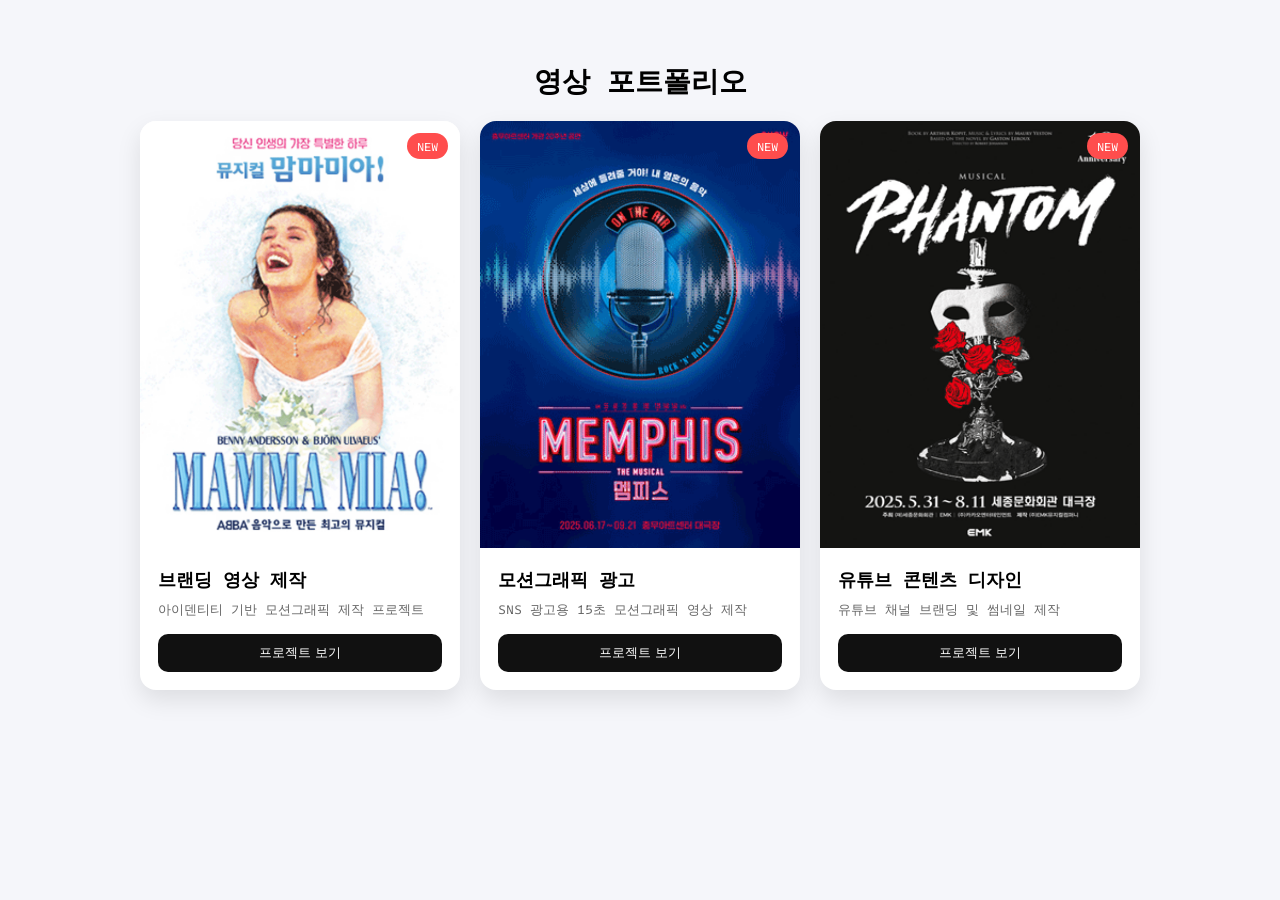
<file: ex.html>
<!DOCTYPE html>
<html lang="en">
<head>
    <meta charset="UTF-8">
    <meta name="viewport" content="width=device-width, initial-scale=1.0">
    <title>Document</title>
    <link rel="stylesheet" href="css/ex.css">
</head>
<body>
    <section class="contents">
    <h2>영상 포트폴리오</h2>

    <div class="card-list">
        <div class="card">
            <div class="badge">NEW</div>
            <img src="images/mamma_p.gif" alt="영상 일러스트 1" />

            <div class="content">
                <h2>브랜딩 영상 제작</h2>
                <p>아이덴티티 기반 모션그래픽 제작 프로젝트</p>
                <button>프로젝트 보기</button>
            </div>
        </div>

        <div class="card">
            <div class="badge">NEW</div>
            <img src="images/mempithp.gif" alt="영상 일러스트 2" />

            <div class="content">
                <h2>모션그래픽 광고</h2>
                <p>SNS 광고용 15초 모션그래픽 영상 제작</p>
                <button>프로젝트 보기</button>
            </div>
        </div>

        <div class="card">
            <div class="badge">NEW</div>
            <img src="images/pan.gif" alt="영상 일러스트 3" />

            <div class="content">
                <h2>유튜브 콘텐츠 디자인</h2>
                <p>유튜브 채널 브랜딩 및 썸네일 제작</p>
                <button>프로젝트 보기</button>
            </div>
        </div>
    </div>
</section>
</body>
</html>
</file>
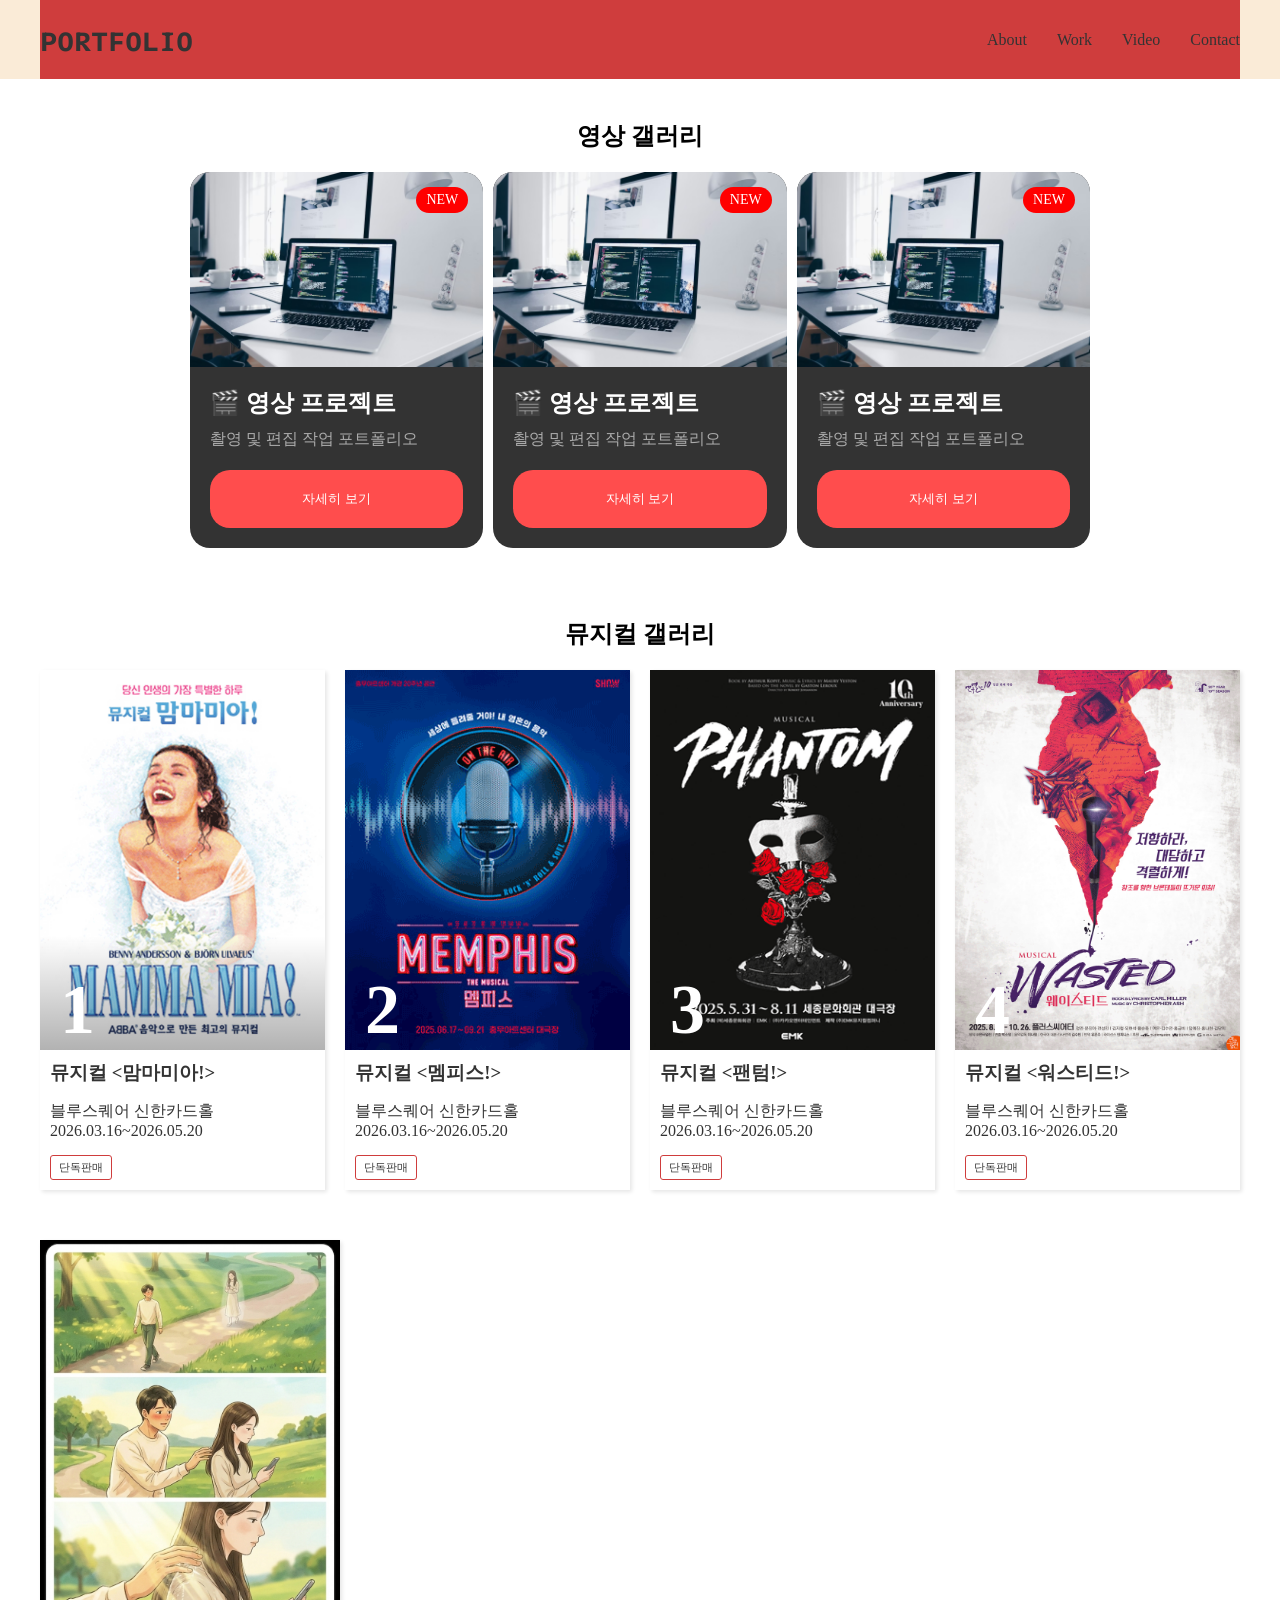
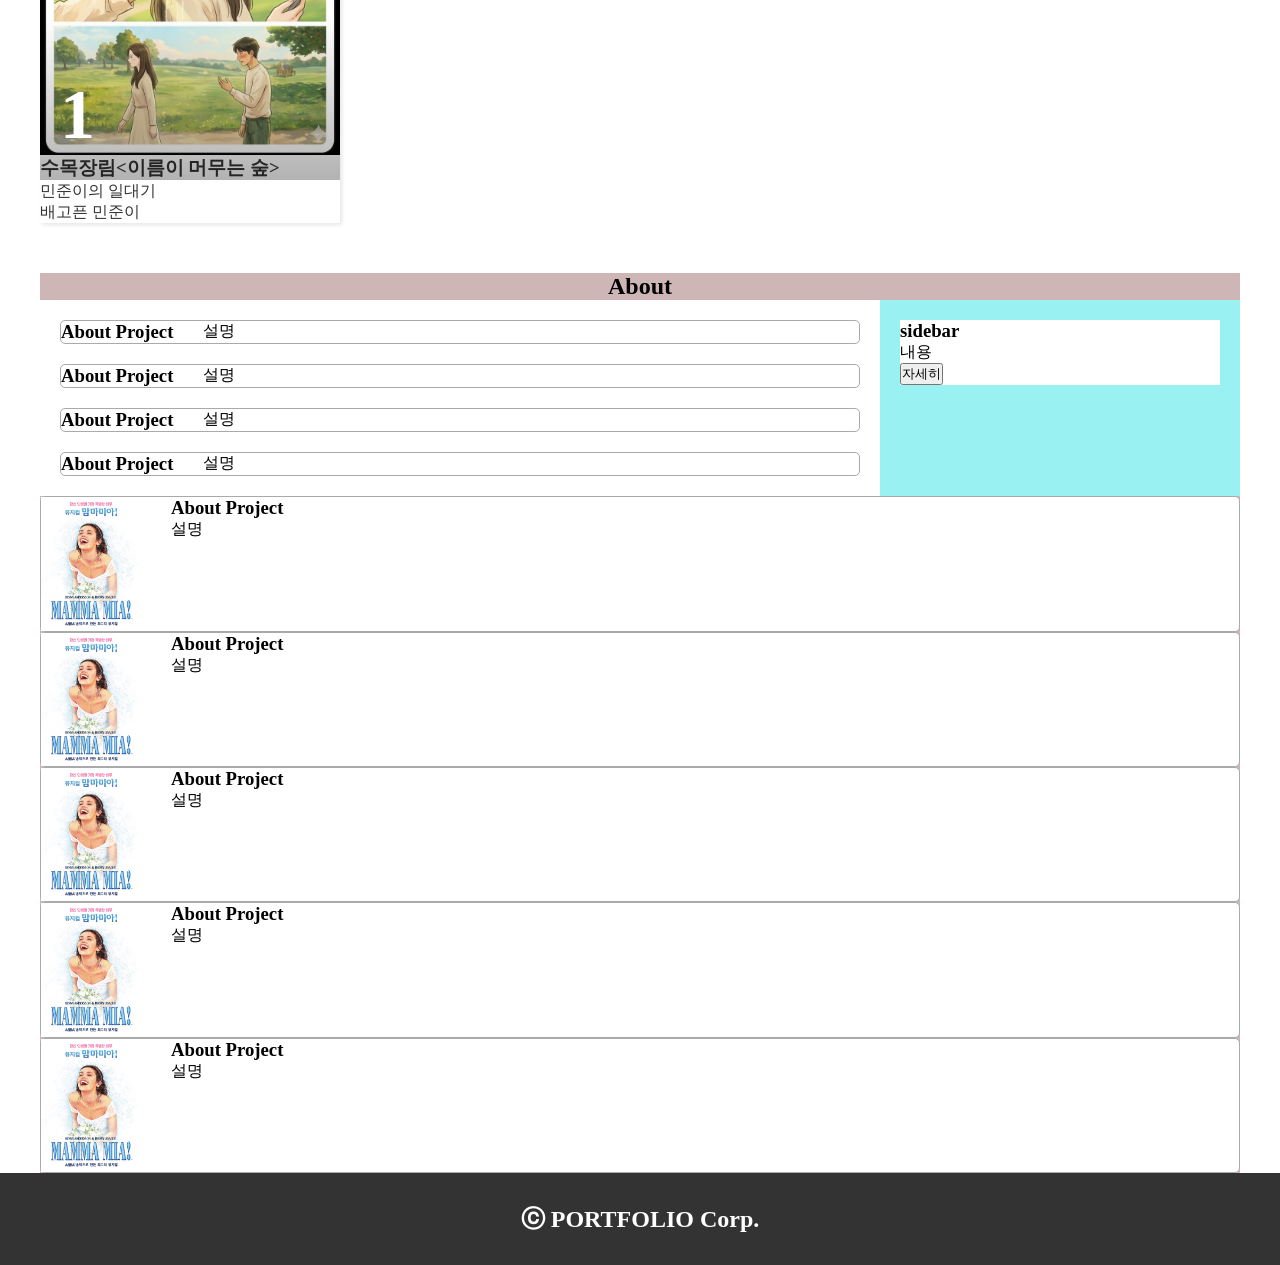
<file: position_ex01.html>
<!doctype html>
<html lang="en">
    <head>
        <meta charset="UTF-8" />
        <meta name="viewport" content="width=device-width, initial-scale=1.0" />
        <title>Document</title>
        <link rel="stylesheet" href="css/position_ex01.css" />
    </head>
    <body>
        <main>
            <header class="header">
                <div class="header-inner">
                    <a href="#" class="logo">PORTFOLIO</a>
                    <nav>
                        <a href="#About">About</a>
                        <a href="#">Work</a>
                        <a href="#">Video</a>
                        <a href="#">Contact</a>
                    </nav>
                </div>
            </header>
            <section class="contents">
                <h2>영상 갤러리</h2>
                <div class="card-list">
                    <div class="card">
                        <!-- new -->
                        <div class="badge">NEW</div>
                        <img src="images/photo-1498050108023-c5249f4df085.avif" alt="" />
                        <div class="content">
                            <h2>🎬 영상 프로젝트</h2>
                            <p>촬영 및 편집 작업 포트폴리오</p>
                            <button>자세히 보기</button>
                        </div>
                    </div>
                    <div class="card">
                        <!-- new -->
                        <div class="badge">NEW</div>
                        <img src="images/photo-1498050108023-c5249f4df085.avif" alt="" />
                        <div class="content">
                            <h2>🎬 영상 프로젝트</h2>
                            <p>촬영 및 편집 작업 포트폴리오</p>
                            <button>자세히 보기</button>
                        </div>
                    </div>
                    <div class="card">
                        <!-- new -->
                        <div class="badge">NEW</div>
                        <img src="images/photo-1498050108023-c5249f4df085.avif" alt="" />
                        <div class="content">
                            <h2>🎬 영상 프로젝트</h2>
                            <p>촬영 및 편집 작업 포트폴리오</p>
                            <button>자세히 보기</button>
                        </div>
                    </div>
                </div>
            </section>
            <!-- 디자인 영역 -->
            <section class="musical-wrap">
                <h2>뮤지컬 갤러리</h2>
                <div class="card-list">
                    <div class="musical-card">
                        <a href="#">
                            <!-- 이미지 영역 -->
                            <div class="ticket-img">
                                <div class="img-bg"></div>
                                <img src="images/mamma_p.gif" alt="맘마미아" />
                                <span class="ticket-rank">1</span>
                            </div>
                            <!-- 티켓 안내 내용 영역 -->
                            <div class="ticket-info">
                                <h3>뮤지컬 <맘마미아!></h3>
                                <p class="ticket-hall">블루스퀘어 신한카드홀</p>
                                <p class="ticket-date">2026.03.16~2026.05.20</p>
                                <span class="ticket-sale">단독판매</span>
                            </div>
                        </a>
                    </div>
                    <div class="musical-card">
                        <a href="#">
                            <!-- 이미지 영역 -->
                            <div class="ticket-img">
                                <img src="images/mempithp.gif" alt="멤피스" />
                                <span class="ticket-rank">2</span>
                            </div>
                            <!-- 티켓 안내 내용 영역 -->
                            <div class="ticket-info">
                                <h3>뮤지컬 <멤피스!></h3>
                                <p class="ticket-hall">블루스퀘어 신한카드홀</p>
                                <p class="ticket-date">2026.03.16~2026.05.20</p>
                                <span class="ticket-sale">단독판매</span>
                            </div>
                        </a>
                    </div>
                    <div class="musical-card">
                        <a href="#">
                            <!-- 이미지 영역 -->
                            <div class="ticket-img">
                                <img src="images/pan.gif" alt="팬텀" />
                                <span class="ticket-rank">3</span>
                            </div>
                            <!-- 티켓 안내 내용 영역 -->
                            <div class="ticket-info">
                                <h3>뮤지컬 <팬텀!></h3>
                                <p class="ticket-hall">블루스퀘어 신한카드홀</p>
                                <p class="ticket-date">2026.03.16~2026.05.20</p>
                                <span class="ticket-sale">단독판매</span>
                            </div>
                        </a>
                    </div>
                    <div class="musical-card">
                        <a href="#">
                            <!-- 이미지 영역 -->
                            <div class="ticket-img">
                                <img src="images/wasted.gif" alt="워스티드" />
                                <span class="ticket-rank">4</span>
                            </div>
                            <!-- 티켓 안내 내용 영역 -->
                            <div class="ticket-info">
                                <h3>뮤지컬 <워스티드!></h3>
                                <p class="ticket-hall">블루스퀘어 신한카드홀</p>
                                <p class="ticket-date">2026.03.16~2026.05.20</p>
                                <span class="ticket-sale">단독판매</span>
                            </div>
                        </a>
                    </div>
                </div>
            </section>
            <section class="video-wrap">
                <div class="video-card">
                    <a href="#">
                        <!-- 이미지영역 -->
                        <div class="card-img">
                            <div class="img-bg1"></div>
                            <img src="images/Gemini_Generated_Image_ct7dkfct7dkfct7d.png" alt="" />
                            <span class="card-rank">1</span>
                        </div>
                        <!-- 티켓 안내 내용 영역 -->
                        <div class="card-info">
                            <h3>수목장림<이름이 머무는 숲></h3>
                            <p>민준이의 일대기</p>
                            <p>배고픈 민준이</p>
                        </div>
                    </a>
                </div>
            </section>
            <section class="sticky-wrap" id="About">
                <h2>About</h2>

                <div class="sticky-container">
                    <!-- 왼쪽 영역 -->
                    <div class="sticky-left">
                        <div class="sticky-card">
                            <h3>About Project</h3>
                            <p>설명</p>
                        </div>

                        <div class="sticky-card">
                            <h3>About Project</h3>
                            <p>설명</p>
                        </div>
                        <div class="sticky-card">
                            <h3>About Project</h3>
                            <p>설명</p>
                        </div>
                        <div class="sticky-card">
                            <h3>About Project</h3>
                            <p>설명</p>
                        </div>
                    </div>
                    <!-- 오른쪽 영역 -->
                    <div class="sticky-right">
                        <div class="sticky-box">
                            <h3>sidebar</h3>
                            <p>내용</p>
                            <button>자세히</button>
                        </div>
                    </div>
                </div>
                <div class="sticky-content">
                    <div class="sticky-card">
                        <img src="images/mamma_p.gif" alt="" />
                        <div class="card-img">
                            <h3>About Project</h3>
                            <p>설명</p>
                        </div>
                    </div>
                    <div class="sticky-card">
                        <img src="images/mamma_p.gif" alt="" />
                        <div class="card-img">
                            <h3>About Project</h3>
                            <p>설명</p>
                        </div>
                    </div>
                    <div class="sticky-card">
                        <img src="images/mamma_p.gif" alt="" />
                        <div class="card-img">
                            <h3>About Project</h3>
                            <p>설명</p>
                        </div>
                    </div>
                    <div class="sticky-card">
                        <img src="images/mamma_p.gif" alt="" />
                        <div class="card-img">
                            <h3>About Project</h3>
                            <p>설명</p>
                        </div>
                    </div>
                    <div class="sticky-card">
                        <img src="images/mamma_p.gif" alt="" />
                        <div class="card-img">
                            <h3>About Project</h3>
                            <p>설명</p>
                        </div>
                    </div>
                </div>
            </section>
        </main>
        <!-- 하단 -->
        <footer>
            <h2>ⓒ PORTFOLIO Corp.</h2>
        </footer>
    </body>
</html>
</file>
<file: css/ex.css>
@import url("https://fonts.googleapis.com/css2?family=Intel+One+Mono:wght@300..700&display=swap");

* {
    margin: 0;
    padding: 0;
    box-sizing: border-box;
}

body {
    background: #f5f6fa;
    font-family: "Intel One Mono", monospace;
}

a {
    color: #333;
    text-decoration: none;
}

nav a:hover {
    color: #ff4d4d;
}


.contents {
    width: 1000px;
    margin: 60px auto;
}

.contents > h2 {
    text-align: center;
    font-size: 28px;
    margin-bottom: 20px;
}

.card-list {
    display: flex;
    gap: 20px;
}

/* 카드 */
.card {
    width: 320px;
    background: #fff;
    border-radius: 16px;
    overflow: hidden;
    box-shadow: 0 10px 25px rgba(0, 0, 0, 0.1);
    transition: 0.3s;
    position: relative;
}

.card:hover {
    transform: translateY(-8px);
}

/* 이미지 */
.card img {
    width: 100%;
    display: block;
}

/* NEW 배지 */
.badge {
    position: absolute;
    top: 12px;
    right: 12px;
    background: #ff4d4d;
    color: #fff;
    font-size: 12px;
    padding: 5px 10px;
    border-radius: 20px;
    cursor: pointer;
}
.badge:hover{
background-color: #bd3f3f;
}

/* 내용 */
.content {
    padding: 18px;
}

.content h2 {
    font-size: 18px;
    margin-bottom: 8px;
}

.content p {
    font-size: 13px;
    color: #666;
    margin-bottom: 15px;
}

/* 버튼 */
.content button {
    width: 100%;
    padding: 10px;
    border: none;
    background: #111;
    color: #fff;
    border-radius: 10px;
    cursor: pointer;
    transition: 0.3s;
}

.content button:hover {
    background: #ff4d4d;
}

.musical-wrap {
    width: 1200px;
    margin: 80px auto;
}

.musical-wrap > h2 {
    text-align: center;
    margin-bottom: 25px;
}

.musical-wrap .card-list {
    display: flex;
    gap: 20px;
}

.musical-card {
    width: 25%;
    background: #fff;
    border-radius: 16px;
    overflow: hidden;
    box-shadow: 0 8px 20px rgba(0, 0, 0, 0.08);
    transition: 0.3s;
}

.musical-card:hover {
    transform: translateY(-6px);
}
</file>
<file: css/position_ex01.css>
@import url("https://fonts.googleapis.com/css2?family=Intel+One+Mono:ital,wght@0,300..700;1,300..700&family=Orbitron:wght@400..900&family=Playwrite+DE+SAS:wght@100..400&display=swap");
* {
    margin: 0;
    padding: 0;
    box-sizing: border-box;
}
a {
    color: #333;
    text-decoration: none;
}
html{
   scroll-behavior: smooth;
}
main {
    padding-top: 100px;
}
.header {
    background-color: antiquewhite;
    position: fixed;
    top: 0;
    left: 0;

    width: 100%;
    z-index: 1000;
}
.header-inner {
    width: 1200px;
    margin: auto;
    display: flex;
    padding: 20px 0;
    justify-content: space-between;
    align-items: center;
    background-color: #cf3d3d;
}
.logo {
    font-size: 28px;
    font-weight: bold;
    font-family: "Intel One Mono", monospace;
}
/* 메뉴 */
nav {
    display: flex;
    gap: 30px;
}
nav a {
    transition: all 0.3s;
}

nav a:hover {
    color: #fff;
    cursor: pointer;
}
/* 영상 갤러리 */
.contents {
    width: 900px;
    margin: auto;
}
.contents > h2 {
    padding: 20px 0;
    text-align: center;
}
.card-list {
    display: flex;
    gap: 10px;
}
.card {
    width: 300px;
    background-color: #333;
    border-radius: 20px;
    color: #fff;
    position: relative;
    overflow: hidden;
}
.card img {
    width: 100%;
    display: block;
}
/* new */
.badge {
    background-color: red;
    position: absolute;
    top: 15px;
    right: 15px;
    padding: 5px 10px;
    border-radius: 20px;
    font-size: 14px;
}
.content {
    padding: 20px;
}
.content h2 {
    margin-bottom: 10px;
}
.content p {
    color: #aaa;
    margin-bottom: 20px;
}
.content button {
    width: 100%;
    border: none;
    background-color: #ff4d4d;
    border-radius: 20px;
    color: #fff;
    padding: 20px;
    cursor: pointer;
    transition: all 0.3s;
}
.content button:hover {
    background-color: #cf3d3d;
}
/* 뮤지컬 영역 */
.musical-wrap {
    width: 1200px;
    /* display: flex;
    gap: 20px; */
    margin: 50px auto;
    /* background-color: #f7e8ba; */
}
.musical-wrap > h2 {
    text-align: center;
    padding: 20px 0;
}

.musical-wrap .card-list {
    display: flex;
    gap: 20px;
}

.musical-card {
    width: calc(100% / 4);
    background-color: #fff;
    box-shadow: 2px 2px 4px rgba(0, 0, 0, 0.1);
}

.ticket-img img {
    width: 100%;
    display: block;
}
/* 이미지위에 랭킹 */
.ticket-img {
    height: 380px;
    position: relative;
}
.img-bg {
    position: absolute;
    top: 0;
    left: 0;
    width: 100%;
    height: 380px;
    background: linear-gradient(180deg, transparent 70%, rgba(0, 0, 0, 0.3));
}
.ticket-rank {
    position: absolute;
    bottom: 0;
    left: 20px;
    color: #fff;
    font-size: 70px;
    font-weight: bold;
}
.ticket-info {
    padding: 10px;
}
.ticket-info h3 {
    margin-bottom: 15px;
}
.ticket-sale {
    padding: 4px 8px;
    border-radius: 3px;
    font-size: 11px;
    border: 1px solid #cf3d3d;
    margin-top: 15px;
    display: inline-block;
}
.video-wrap {
    width: 1200px;
    display: flex;
    gap: 20px;
    margin: 50px auto;
}
.video-card {
    width: calc(100% / 4);
    background-color: #fff;
    box-shadow: 2px 2px 4px rgba(0, 0, 0, 0.1);
}
.video-card img {
    width: 100%;
    display: block;
}
.card-rank {
    position: absolute;
    bottom: 0;
    left: 20px;
    color: #fff;
    font-size: 70px;
    font-weight: bold;
}
.card-img {
    /* height: 540px; */
    position: relative;
}
.img-bg1 {
    position: absolute;
    top: 0;
    left: 0;
    width: 100%;
    height: 540px;
    background: linear-gradient(180deg, transparent 70%, rgba(0, 0, 0, 0.3));
}
/* sticky 영역 */
.sticky-wrap {
    width: 1200px;
    background-color: #ceb6b6;
    margin: auto;
}
.sticky-wrap h2 {
    text-align: center;
}
.sticky-container {
    display: flex;
    background-color: #ffffff;
}
.sticky-left {
    width: 70%;
    padding: 20px;
    display: flex;
    flex-direction: column;
    gap: 20px;
}
.sticky-right {
    width: 30%;
    padding: 20px;
    background-color: rgb(154, 241, 241);
}
.sticky-card {
    pad: 20px;
    border-radius: 5px;
    border: 1px solid #aaa;
    background-color: #fff;
}
.sticky-box {
    position: sticky;
    top: 130px;
    background-color: #fff;
}
.sticky-card {
    display: flex;
    gap: 30px;
}

.sticky-card img {
    width: 100px;
}
footer {
    width: 100%;
    color: #fff;
    padding: 30px;
    background-color: #333;
    text-align: center;
}
</file>
